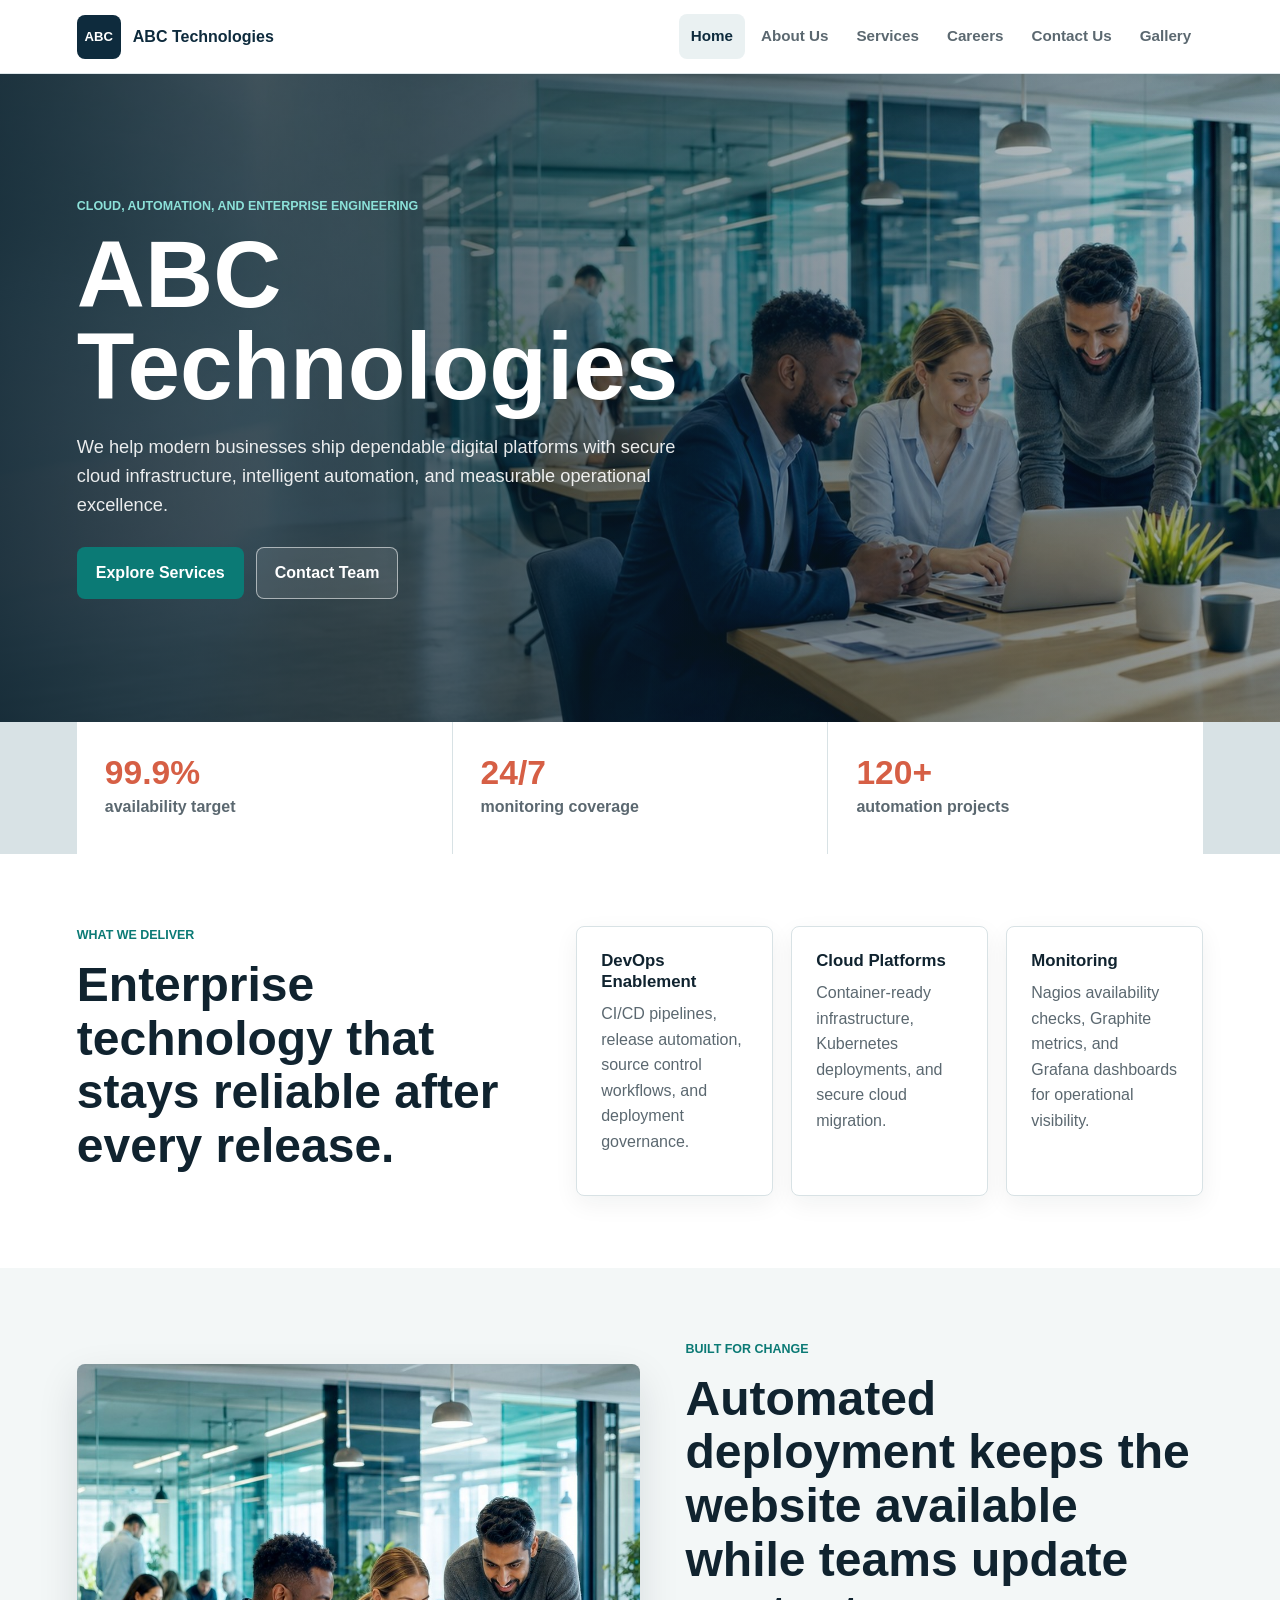
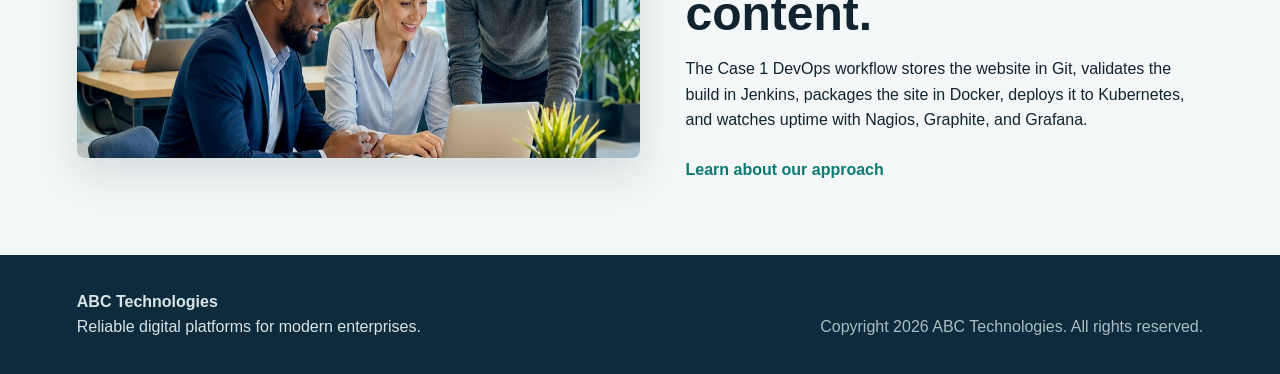
<file: index.html>
<!doctype html>
<html lang="en">
  <head>
    <meta charset="utf-8">
    <meta name="viewport" content="width=device-width, initial-scale=1">
    <title>ABC Technologies | Corporate Website</title>
    <link rel="stylesheet" href="assets/css/styles.css">
  </head>
  <body data-page="home">
    <header class="site-header">
      <a class="brand" href="index.html" aria-label="ABC Technologies home">
        <span class="brand-mark">ABC</span>
        <span class="brand-text">ABC Technologies</span>
      </a>
      <button class="nav-toggle" type="button" aria-label="Open navigation" aria-expanded="false">
        <span></span>
        <span></span>
        <span></span>
      </button>
      <nav class="site-nav" aria-label="Main navigation">
        <a href="index.html" data-nav="home">Home</a>
        <a href="about.html" data-nav="about">About Us</a>
        <a href="services.html" data-nav="services">Services</a>
        <a href="careers.html" data-nav="careers">Careers</a>
        <a href="contact.html" data-nav="contact">Contact Us</a>
        <a href="gallery.html" data-nav="gallery">Gallery</a>
      </nav>
    </header>

    <main>
      <section class="hero hero-home">
        <div class="hero-overlay"></div>
        <div class="hero-content">
          <p class="eyebrow">Cloud, automation, and enterprise engineering</p>
          <h1>ABC Technologies</h1>
          <p class="hero-copy">
            We help modern businesses ship dependable digital platforms with secure cloud
            infrastructure, intelligent automation, and measurable operational excellence.
          </p>
          <div class="hero-actions">
            <a class="button primary" href="services.html">Explore Services</a>
            <a class="button secondary" href="contact.html">Contact Team</a>
          </div>
        </div>
      </section>

      <section class="section stats-band" aria-label="Company highlights">
        <div class="metric">
          <strong>99.9%</strong>
          <span>availability target</span>
        </div>
        <div class="metric">
          <strong>24/7</strong>
          <span>monitoring coverage</span>
        </div>
        <div class="metric">
          <strong>120+</strong>
          <span>automation projects</span>
        </div>
      </section>

      <section class="section two-column">
        <div>
          <p class="eyebrow">What we deliver</p>
          <h2>Enterprise technology that stays reliable after every release.</h2>
        </div>
        <div class="feature-grid">
          <article class="feature-card">
            <h3>DevOps Enablement</h3>
            <p>CI/CD pipelines, release automation, source control workflows, and deployment governance.</p>
          </article>
          <article class="feature-card">
            <h3>Cloud Platforms</h3>
            <p>Container-ready infrastructure, Kubernetes deployments, and secure cloud migration.</p>
          </article>
          <article class="feature-card">
            <h3>Monitoring</h3>
            <p>Nagios availability checks, Graphite metrics, and Grafana dashboards for operational visibility.</p>
          </article>
        </div>
      </section>

      <section class="section split-feature">
        <img src="assets/images/services-automation.jpg" alt="ABC Technologies team reviewing automation dashboards">
        <div>
          <p class="eyebrow">Built for change</p>
          <h2>Automated deployment keeps the website available while teams update content.</h2>
          <p>
            The Case 1 DevOps workflow stores the website in Git, validates the build in Jenkins,
            packages the site in Docker, deploys it to Kubernetes, and watches uptime with
            Nagios, Graphite, and Grafana.
          </p>
          <a class="text-link" href="about.html">Learn about our approach</a>
        </div>
      </section>
    </main>

    <footer class="site-footer">
      <div>
        <strong>ABC Technologies</strong>
        <p>Reliable digital platforms for modern enterprises.</p>
      </div>
      <p class="footer-meta">Copyright <span id="currentYear"></span> ABC Technologies. All rights reserved.</p>
    </footer>

    <script src="assets/js/main.js"></script>
  </body>
</html>
</file>
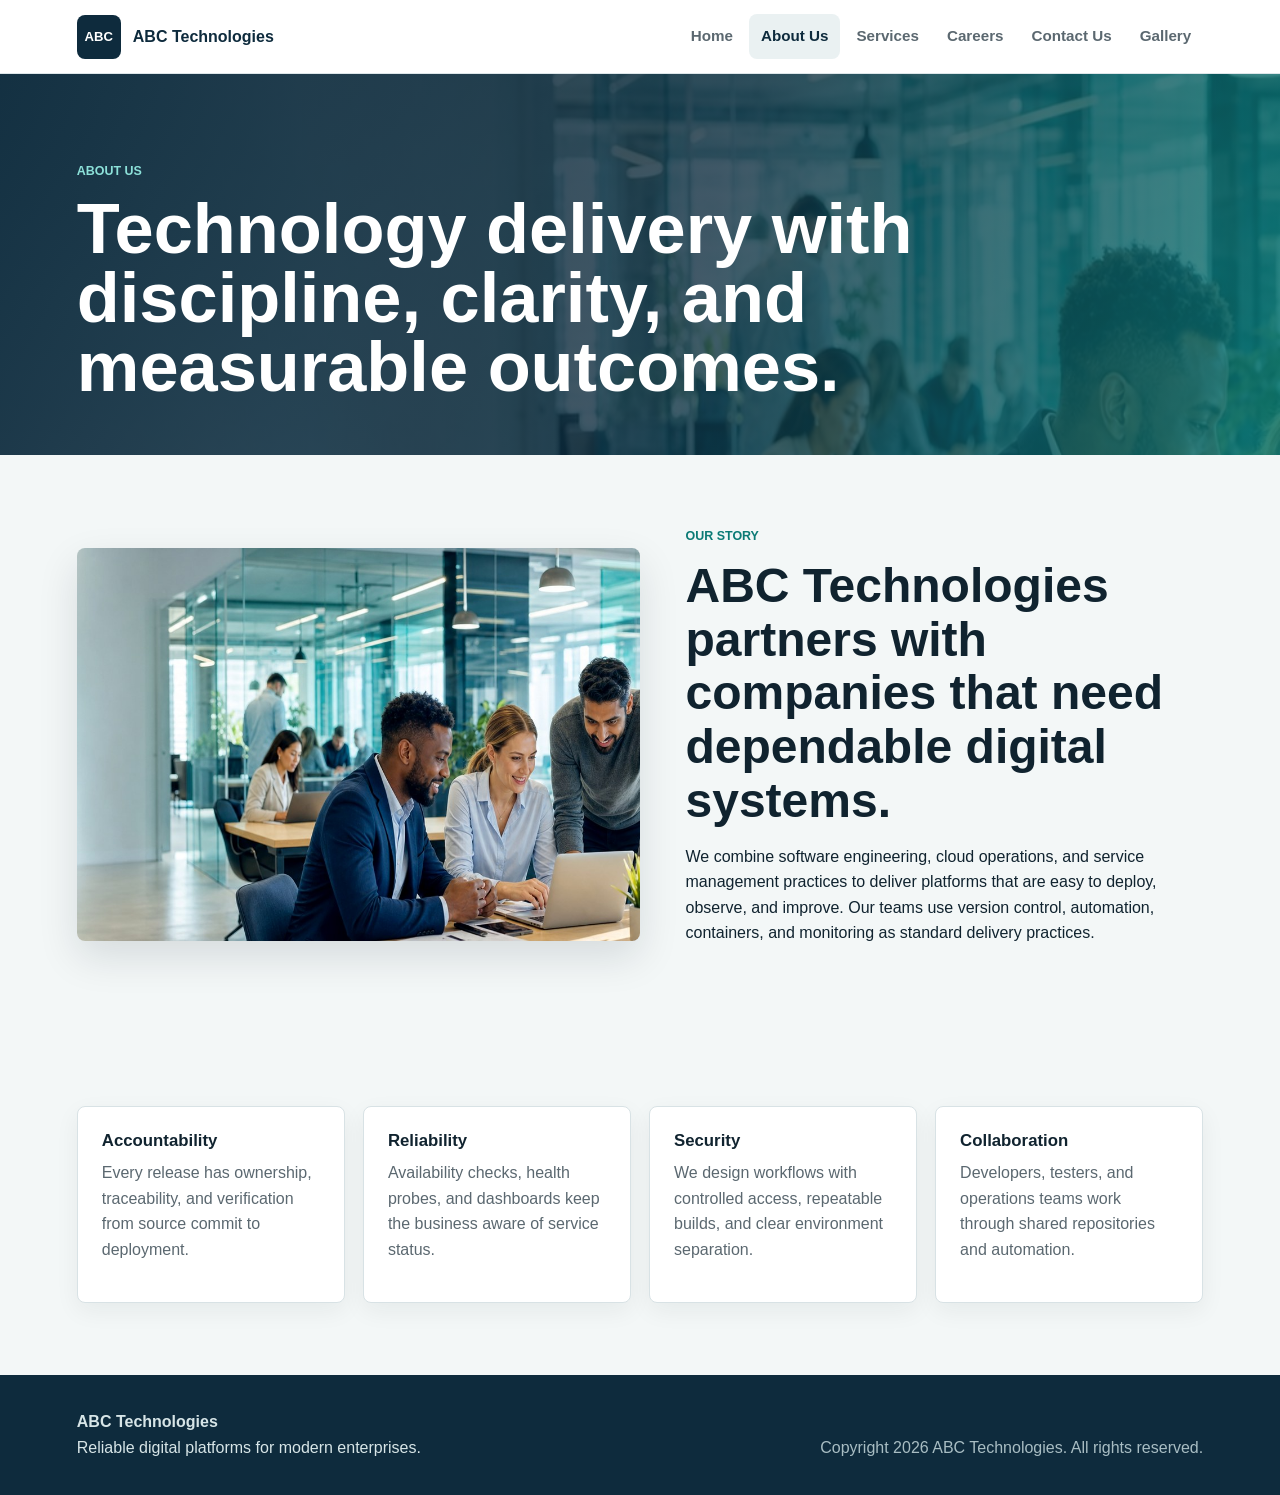
<file: about.html>
<!doctype html>
<html lang="en">
  <head>
    <meta charset="utf-8">
    <meta name="viewport" content="width=device-width, initial-scale=1">
    <title>About Us | ABC Technologies</title>
    <link rel="stylesheet" href="assets/css/styles.css">
  </head>
  <body data-page="about">
    <header class="site-header">
      <a class="brand" href="index.html" aria-label="ABC Technologies home">
        <span class="brand-mark">ABC</span>
        <span class="brand-text">ABC Technologies</span>
      </a>
      <button class="nav-toggle" type="button" aria-label="Open navigation" aria-expanded="false">
        <span></span>
        <span></span>
        <span></span>
      </button>
      <nav class="site-nav" aria-label="Main navigation">
        <a href="index.html" data-nav="home">Home</a>
        <a href="about.html" data-nav="about">About Us</a>
        <a href="services.html" data-nav="services">Services</a>
        <a href="careers.html" data-nav="careers">Careers</a>
        <a href="contact.html" data-nav="contact">Contact Us</a>
        <a href="gallery.html" data-nav="gallery">Gallery</a>
      </nav>
    </header>

    <main>
      <section class="page-hero">
        <div>
          <p class="eyebrow">About Us</p>
          <h1>Technology delivery with discipline, clarity, and measurable outcomes.</h1>
        </div>
      </section>

      <section class="section split-feature">
        <img src="assets/images/about-team.jpg" alt="ABC Technologies employees collaborating in a modern office">
        <div>
          <p class="eyebrow">Our story</p>
          <h2>ABC Technologies partners with companies that need dependable digital systems.</h2>
          <p>
            We combine software engineering, cloud operations, and service management practices to
            deliver platforms that are easy to deploy, observe, and improve. Our teams use version
            control, automation, containers, and monitoring as standard delivery practices.
          </p>
        </div>
      </section>

      <section class="section values-grid" aria-label="Company values">
        <article class="feature-card">
          <h3>Accountability</h3>
          <p>Every release has ownership, traceability, and verification from source commit to deployment.</p>
        </article>
        <article class="feature-card">
          <h3>Reliability</h3>
          <p>Availability checks, health probes, and dashboards keep the business aware of service status.</p>
        </article>
        <article class="feature-card">
          <h3>Security</h3>
          <p>We design workflows with controlled access, repeatable builds, and clear environment separation.</p>
        </article>
        <article class="feature-card">
          <h3>Collaboration</h3>
          <p>Developers, testers, and operations teams work through shared repositories and automation.</p>
        </article>
      </section>
    </main>

    <footer class="site-footer">
      <div>
        <strong>ABC Technologies</strong>
        <p>Reliable digital platforms for modern enterprises.</p>
      </div>
      <p class="footer-meta">Copyright <span id="currentYear"></span> ABC Technologies. All rights reserved.</p>
    </footer>

    <script src="assets/js/main.js"></script>
  </body>
</html>
</file>
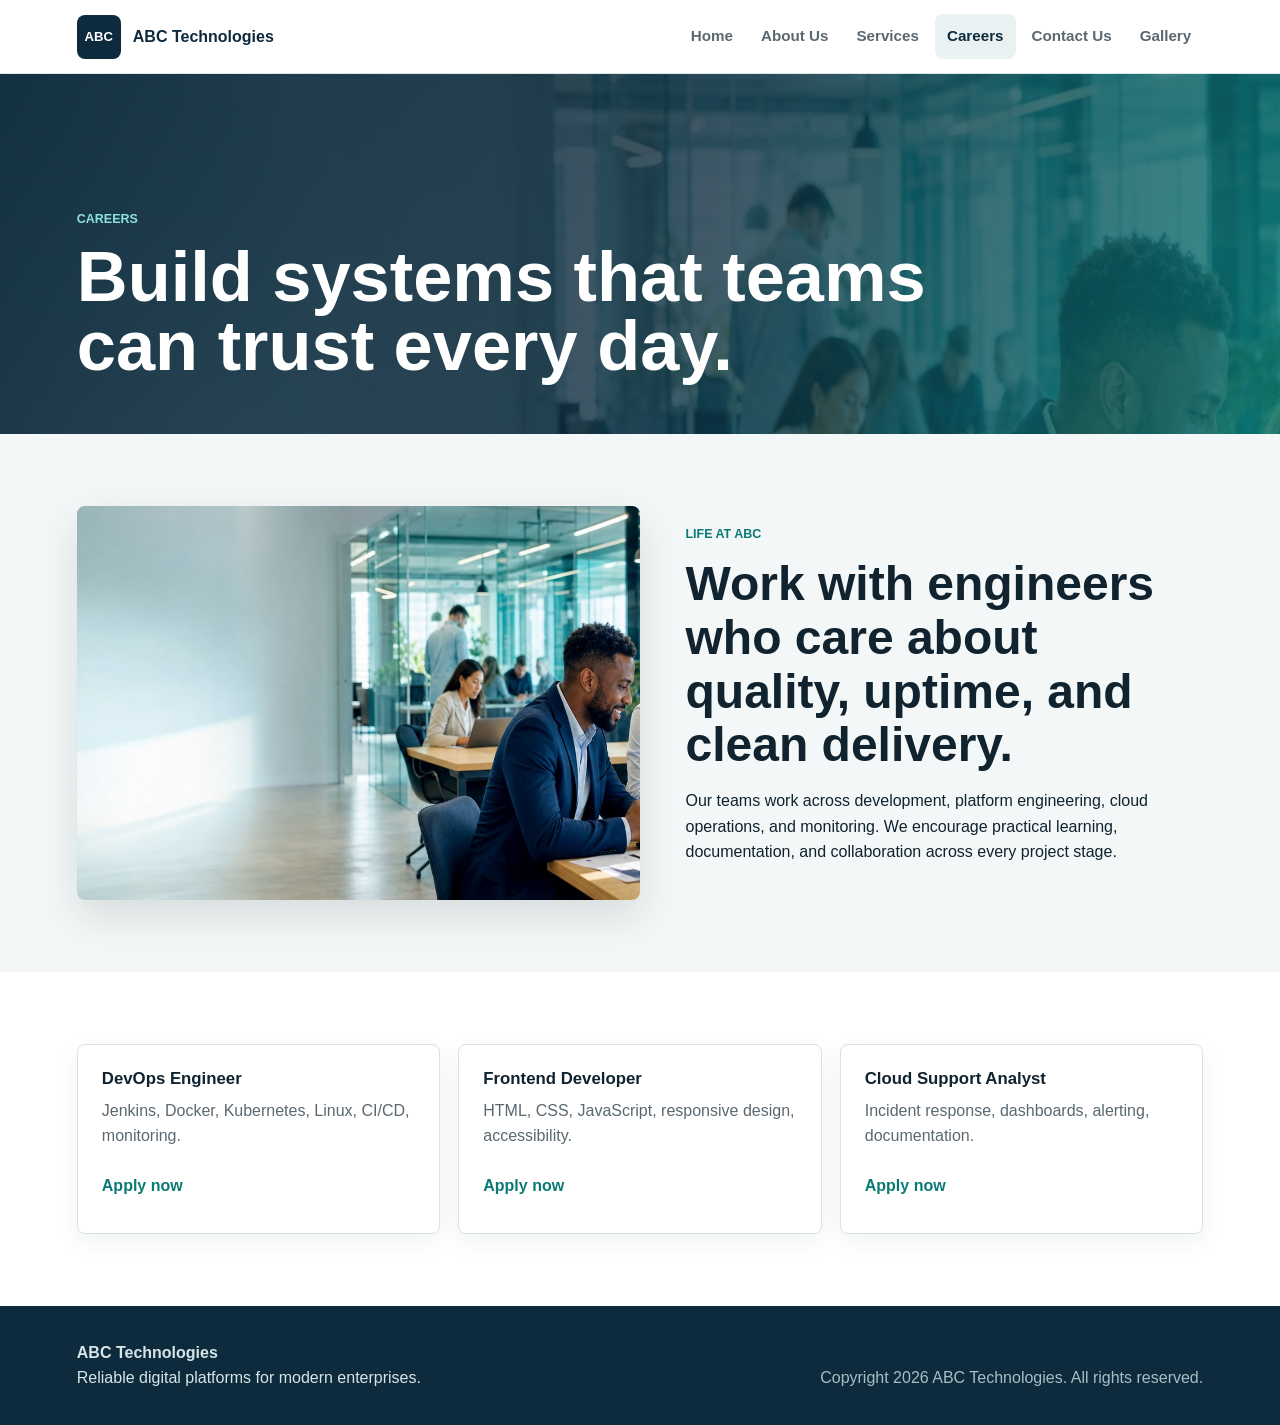
<file: careers.html>
<!doctype html>
<html lang="en">
  <head>
    <meta charset="utf-8">
    <meta name="viewport" content="width=device-width, initial-scale=1">
    <title>Careers | ABC Technologies</title>
    <link rel="stylesheet" href="assets/css/styles.css">
  </head>
  <body data-page="careers">
    <header class="site-header">
      <a class="brand" href="index.html" aria-label="ABC Technologies home">
        <span class="brand-mark">ABC</span>
        <span class="brand-text">ABC Technologies</span>
      </a>
      <button class="nav-toggle" type="button" aria-label="Open navigation" aria-expanded="false">
        <span></span>
        <span></span>
        <span></span>
      </button>
      <nav class="site-nav" aria-label="Main navigation">
        <a href="index.html" data-nav="home">Home</a>
        <a href="about.html" data-nav="about">About Us</a>
        <a href="services.html" data-nav="services">Services</a>
        <a href="careers.html" data-nav="careers">Careers</a>
        <a href="contact.html" data-nav="contact">Contact Us</a>
        <a href="gallery.html" data-nav="gallery">Gallery</a>
      </nav>
    </header>

    <main>
      <section class="page-hero">
        <div>
          <p class="eyebrow">Careers</p>
          <h1>Build systems that teams can trust every day.</h1>
        </div>
      </section>

      <section class="section split-feature">
        <img src="assets/images/careers-culture.jpg" alt="ABC Technologies team culture and collaboration">
        <div>
          <p class="eyebrow">Life at ABC</p>
          <h2>Work with engineers who care about quality, uptime, and clean delivery.</h2>
          <p>
            Our teams work across development, platform engineering, cloud operations, and monitoring.
            We encourage practical learning, documentation, and collaboration across every project stage.
          </p>
        </div>
      </section>

      <section class="section roles-grid" aria-label="Open positions">
        <article class="feature-card">
          <h3>DevOps Engineer</h3>
          <p>Jenkins, Docker, Kubernetes, Linux, CI/CD, monitoring.</p>
          <a class="text-link" href="contact.html">Apply now</a>
        </article>
        <article class="feature-card">
          <h3>Frontend Developer</h3>
          <p>HTML, CSS, JavaScript, responsive design, accessibility.</p>
          <a class="text-link" href="contact.html">Apply now</a>
        </article>
        <article class="feature-card">
          <h3>Cloud Support Analyst</h3>
          <p>Incident response, dashboards, alerting, documentation.</p>
          <a class="text-link" href="contact.html">Apply now</a>
        </article>
      </section>
    </main>

    <footer class="site-footer">
      <div>
        <strong>ABC Technologies</strong>
        <p>Reliable digital platforms for modern enterprises.</p>
      </div>
      <p class="footer-meta">Copyright <span id="currentYear"></span> ABC Technologies. All rights reserved.</p>
    </footer>

    <script src="assets/js/main.js"></script>
  </body>
</html>
</file>
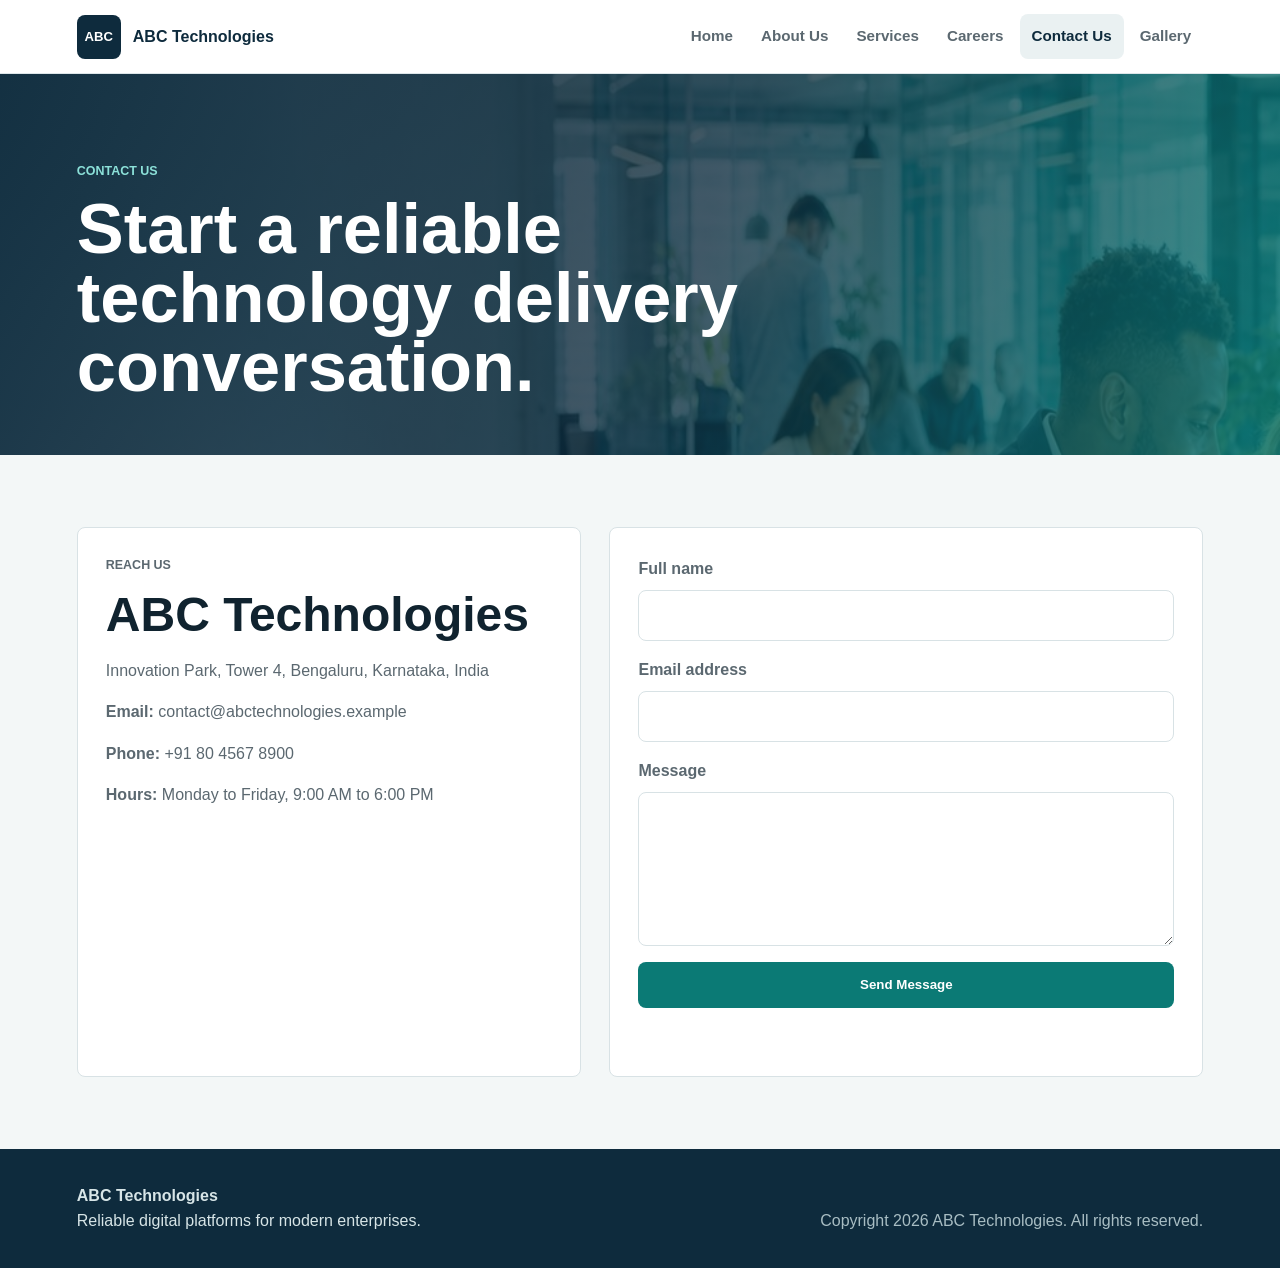
<file: contact.html>
<!doctype html>
<html lang="en">
  <head>
    <meta charset="utf-8">
    <meta name="viewport" content="width=device-width, initial-scale=1">
    <title>Contact Us | ABC Technologies</title>
    <link rel="stylesheet" href="assets/css/styles.css">
  </head>
  <body data-page="contact">
    <header class="site-header">
      <a class="brand" href="index.html" aria-label="ABC Technologies home">
        <span class="brand-mark">ABC</span>
        <span class="brand-text">ABC Technologies</span>
      </a>
      <button class="nav-toggle" type="button" aria-label="Open navigation" aria-expanded="false">
        <span></span>
        <span></span>
        <span></span>
      </button>
      <nav class="site-nav" aria-label="Main navigation">
        <a href="index.html" data-nav="home">Home</a>
        <a href="about.html" data-nav="about">About Us</a>
        <a href="services.html" data-nav="services">Services</a>
        <a href="careers.html" data-nav="careers">Careers</a>
        <a href="contact.html" data-nav="contact">Contact Us</a>
        <a href="gallery.html" data-nav="gallery">Gallery</a>
      </nav>
    </header>

    <main>
      <section class="page-hero">
        <div>
          <p class="eyebrow">Contact Us</p>
          <h1>Start a reliable technology delivery conversation.</h1>
        </div>
      </section>

      <section class="section contact-layout">
        <div class="contact-panel">
          <p class="eyebrow">Reach us</p>
          <h2>ABC Technologies</h2>
          <p>Innovation Park, Tower 4, Bengaluru, Karnataka, India</p>
          <p><strong>Email:</strong> contact@abctechnologies.example</p>
          <p><strong>Phone:</strong> +91 80 4567 8900</p>
          <p><strong>Hours:</strong> Monday to Friday, 9:00 AM to 6:00 PM</p>
        </div>

        <form class="contact-form" id="contactForm">
          <label>
            Full name
            <input type="text" name="name" required>
          </label>
          <label>
            Email address
            <input type="email" name="email" required>
          </label>
          <label>
            Message
            <textarea name="message" rows="5" required></textarea>
          </label>
          <button class="button primary" type="submit">Send Message</button>
          <p class="form-status" id="formStatus" role="status" aria-live="polite"></p>
        </form>
      </section>
    </main>

    <footer class="site-footer">
      <div>
        <strong>ABC Technologies</strong>
        <p>Reliable digital platforms for modern enterprises.</p>
      </div>
      <p class="footer-meta">Copyright <span id="currentYear"></span> ABC Technologies. All rights reserved.</p>
    </footer>

    <script src="assets/js/main.js"></script>
  </body>
</html>
</file>
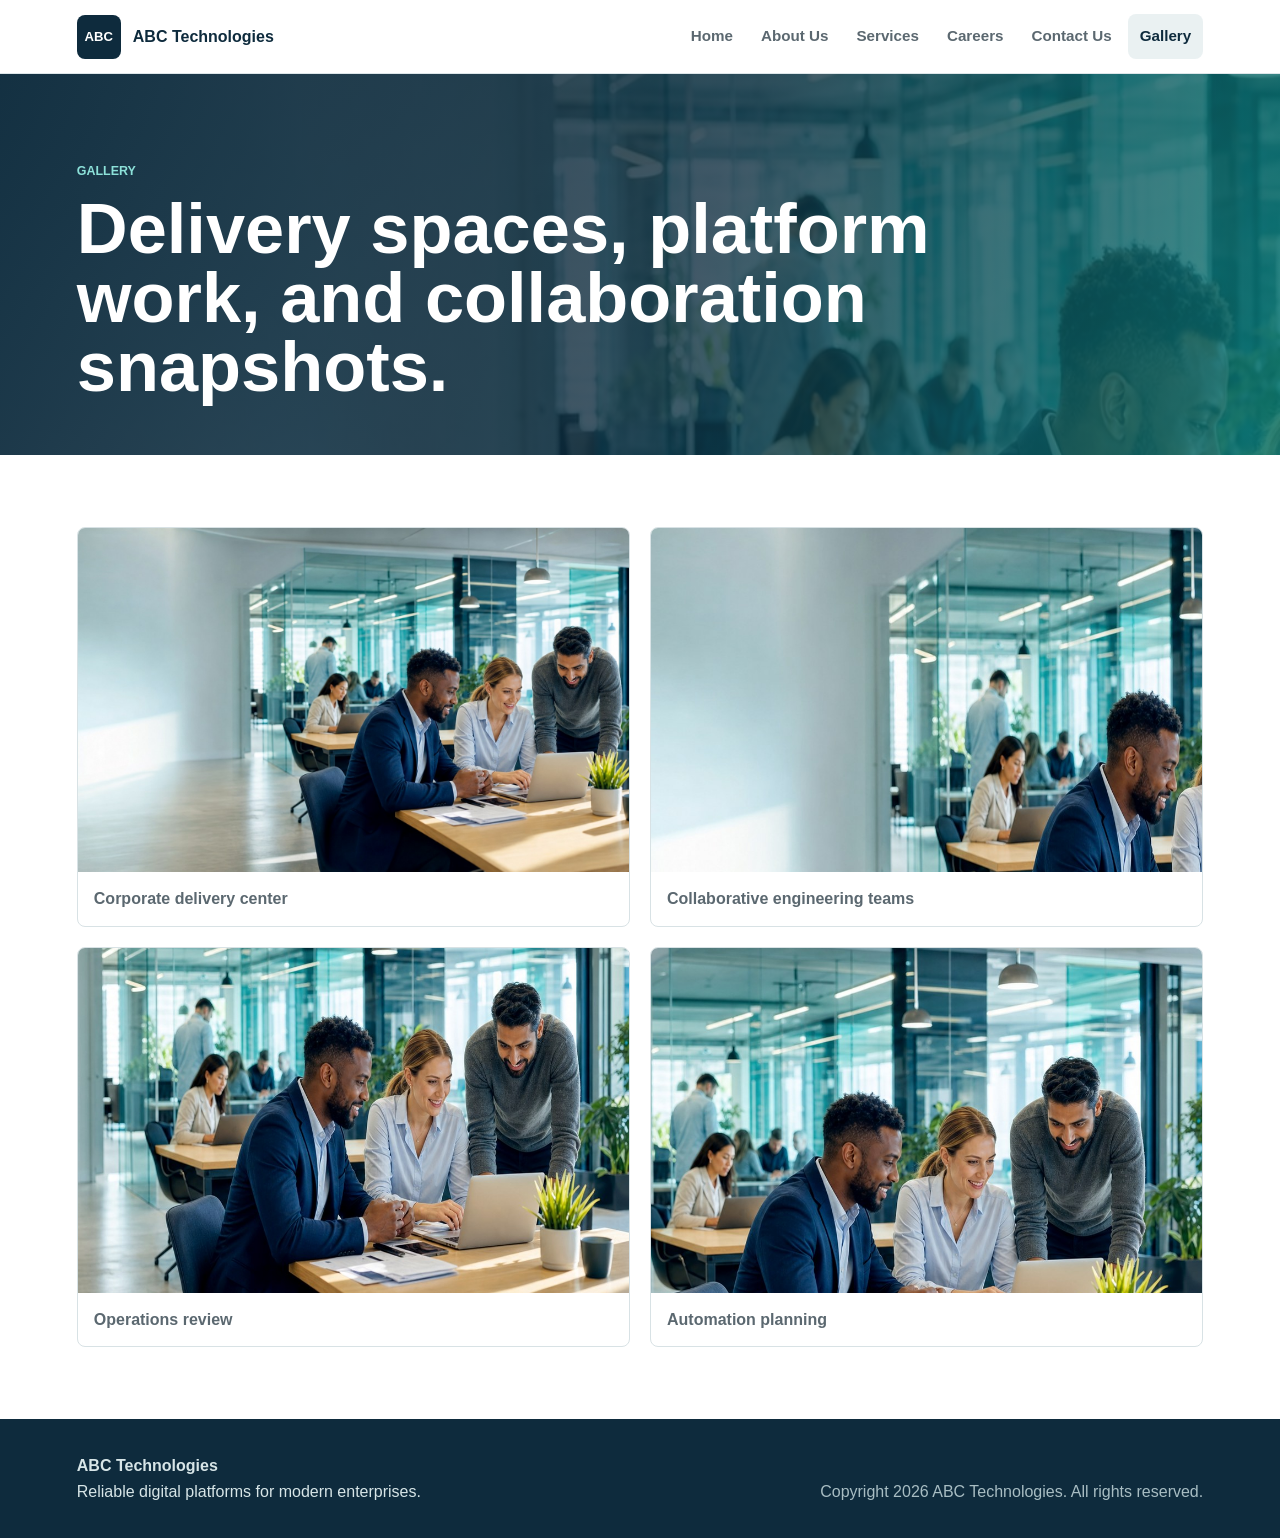
<file: gallery.html>
<!doctype html>
<html lang="en">
  <head>
    <meta charset="utf-8">
    <meta name="viewport" content="width=device-width, initial-scale=1">
    <title>Gallery | ABC Technologies</title>
    <link rel="stylesheet" href="assets/css/styles.css">
  </head>
  <body data-page="gallery">
    <header class="site-header">
      <a class="brand" href="index.html" aria-label="ABC Technologies home">
        <span class="brand-mark">ABC</span>
        <span class="brand-text">ABC Technologies</span>
      </a>
      <button class="nav-toggle" type="button" aria-label="Open navigation" aria-expanded="false">
        <span></span>
        <span></span>
        <span></span>
      </button>
      <nav class="site-nav" aria-label="Main navigation">
        <a href="index.html" data-nav="home">Home</a>
        <a href="about.html" data-nav="about">About Us</a>
        <a href="services.html" data-nav="services">Services</a>
        <a href="careers.html" data-nav="careers">Careers</a>
        <a href="contact.html" data-nav="contact">Contact Us</a>
        <a href="gallery.html" data-nav="gallery">Gallery</a>
      </nav>
    </header>

    <main>
      <section class="page-hero">
        <div>
          <p class="eyebrow">Gallery</p>
          <h1>Delivery spaces, platform work, and collaboration snapshots.</h1>
        </div>
      </section>

      <section class="section gallery-grid" aria-label="ABC Technologies gallery">
        <figure>
          <img src="assets/images/hero-office.jpg" alt="Modern ABC Technologies workplace">
          <figcaption>Corporate delivery center</figcaption>
        </figure>
        <figure>
          <img src="assets/images/gallery-workspace.jpg" alt="Team workspace at ABC Technologies">
          <figcaption>Collaborative engineering teams</figcaption>
        </figure>
        <figure>
          <img src="assets/images/gallery-ops.jpg" alt="Operations team reviewing service status">
          <figcaption>Operations review</figcaption>
        </figure>
        <figure>
          <img src="assets/images/services-automation.jpg" alt="Automation and monitoring planning session">
          <figcaption>Automation planning</figcaption>
        </figure>
      </section>
    </main>

    <footer class="site-footer">
      <div>
        <strong>ABC Technologies</strong>
        <p>Reliable digital platforms for modern enterprises.</p>
      </div>
      <p class="footer-meta">Copyright <span id="currentYear"></span> ABC Technologies. All rights reserved.</p>
    </footer>

    <script src="assets/js/main.js"></script>
  </body>
</html>
</file>
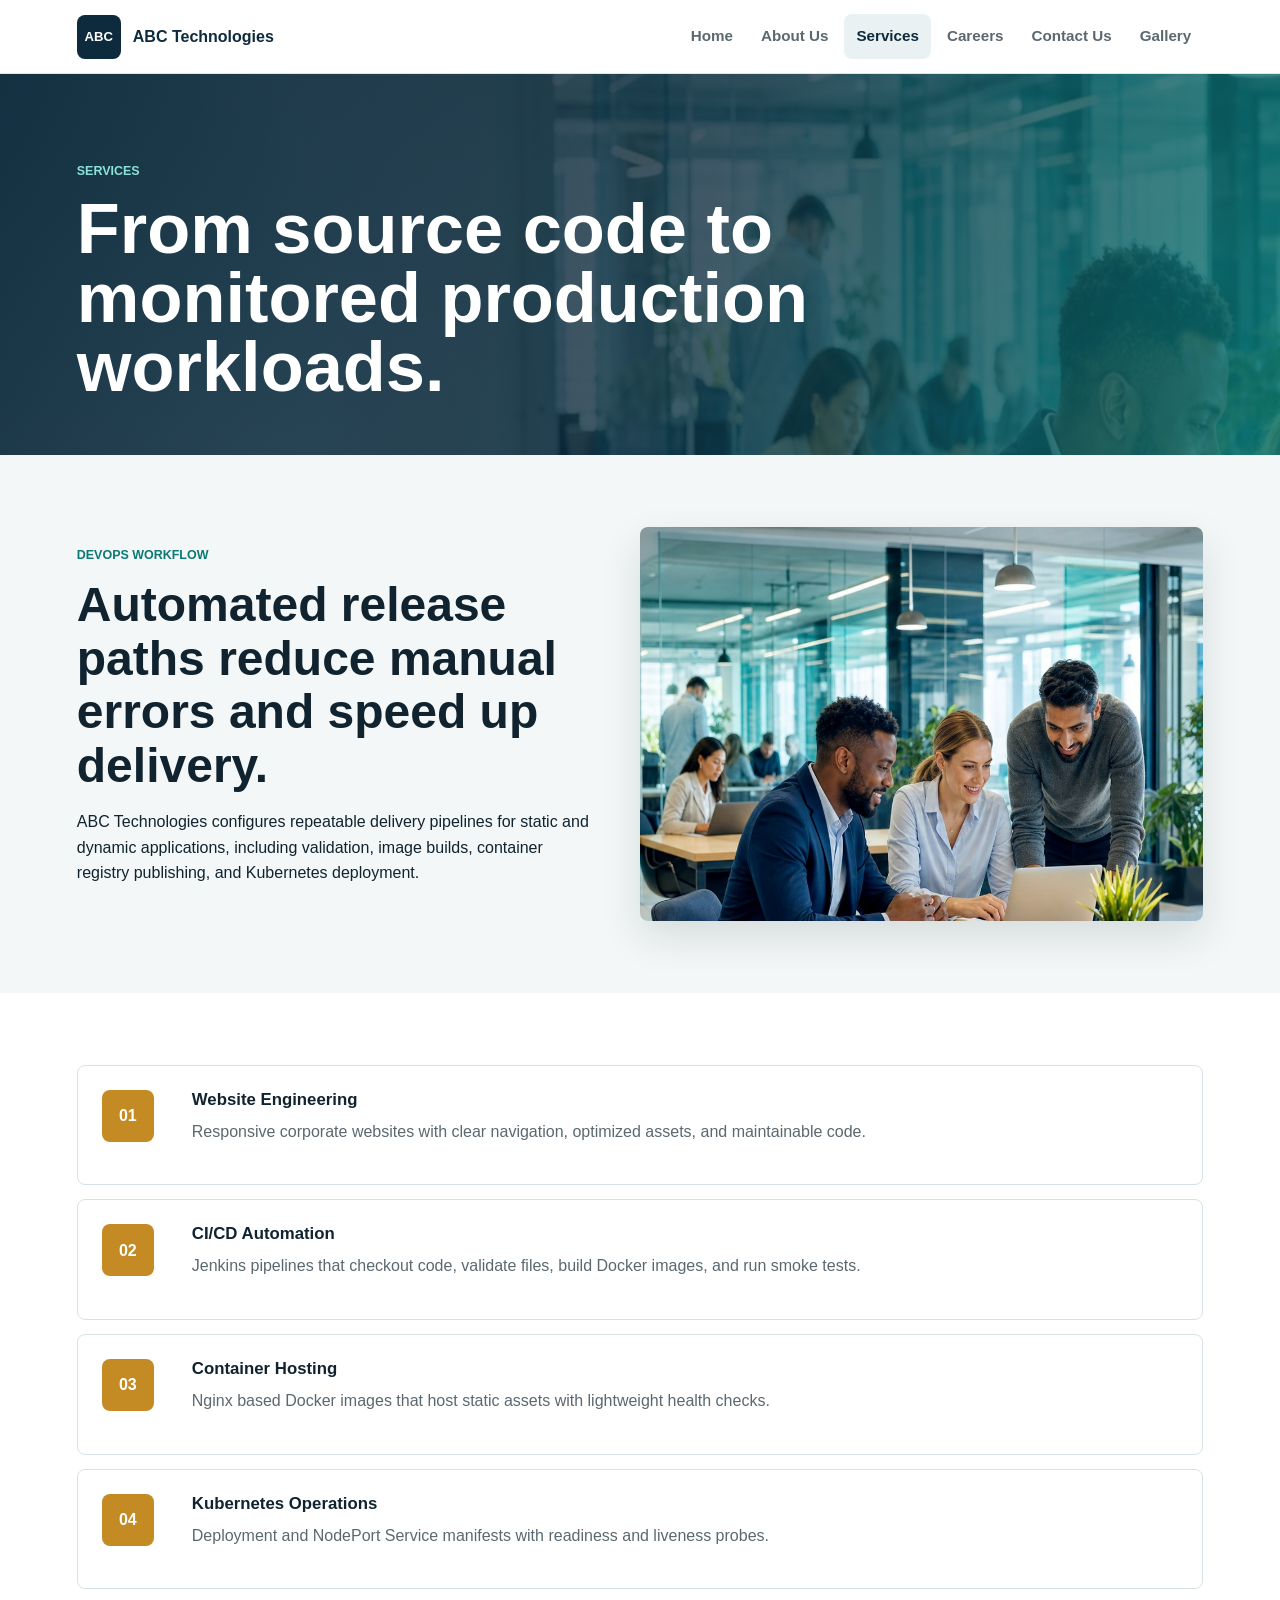
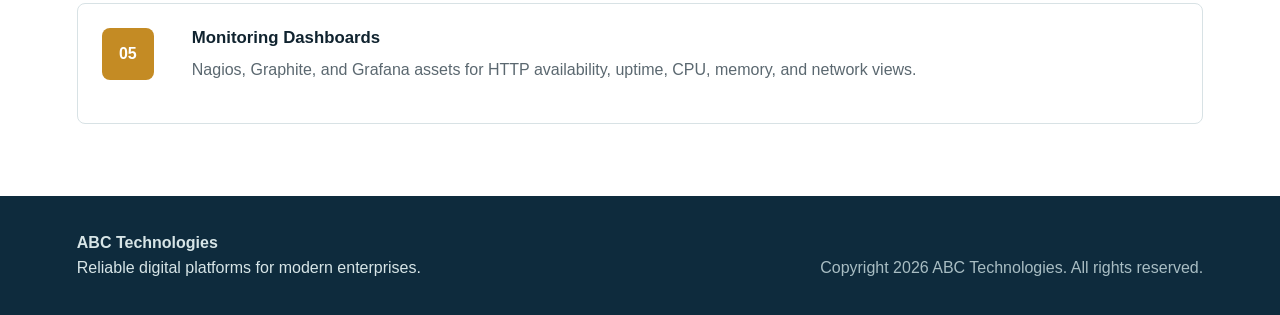
<file: services.html>
<!doctype html>
<html lang="en">
  <head>
    <meta charset="utf-8">
    <meta name="viewport" content="width=device-width, initial-scale=1">
    <title>Services | ABC Technologies</title>
    <link rel="stylesheet" href="assets/css/styles.css">
  </head>
  <body data-page="services">
    <header class="site-header">
      <a class="brand" href="index.html" aria-label="ABC Technologies home">
        <span class="brand-mark">ABC</span>
        <span class="brand-text">ABC Technologies</span>
      </a>
      <button class="nav-toggle" type="button" aria-label="Open navigation" aria-expanded="false">
        <span></span>
        <span></span>
        <span></span>
      </button>
      <nav class="site-nav" aria-label="Main navigation">
        <a href="index.html" data-nav="home">Home</a>
        <a href="about.html" data-nav="about">About Us</a>
        <a href="services.html" data-nav="services">Services</a>
        <a href="careers.html" data-nav="careers">Careers</a>
        <a href="contact.html" data-nav="contact">Contact Us</a>
        <a href="gallery.html" data-nav="gallery">Gallery</a>
      </nav>
    </header>

    <main>
      <section class="page-hero">
        <div>
          <p class="eyebrow">Services</p>
          <h1>From source code to monitored production workloads.</h1>
        </div>
      </section>

      <section class="section split-feature reverse">
        <img src="assets/images/services-automation.jpg" alt="Automation dashboards and cloud delivery planning">
        <div>
          <p class="eyebrow">DevOps workflow</p>
          <h2>Automated release paths reduce manual errors and speed up delivery.</h2>
          <p>
            ABC Technologies configures repeatable delivery pipelines for static and dynamic
            applications, including validation, image builds, container registry publishing, and
            Kubernetes deployment.
          </p>
        </div>
      </section>

      <section class="section service-list">
        <article class="service-item">
          <span>01</span>
          <div>
            <h3>Website Engineering</h3>
            <p>Responsive corporate websites with clear navigation, optimized assets, and maintainable code.</p>
          </div>
        </article>
        <article class="service-item">
          <span>02</span>
          <div>
            <h3>CI/CD Automation</h3>
            <p>Jenkins pipelines that checkout code, validate files, build Docker images, and run smoke tests.</p>
          </div>
        </article>
        <article class="service-item">
          <span>03</span>
          <div>
            <h3>Container Hosting</h3>
            <p>Nginx based Docker images that host static assets with lightweight health checks.</p>
          </div>
        </article>
        <article class="service-item">
          <span>04</span>
          <div>
            <h3>Kubernetes Operations</h3>
            <p>Deployment and NodePort Service manifests with readiness and liveness probes.</p>
          </div>
        </article>
        <article class="service-item">
          <span>05</span>
          <div>
            <h3>Monitoring Dashboards</h3>
            <p>Nagios, Graphite, and Grafana assets for HTTP availability, uptime, CPU, memory, and network views.</p>
          </div>
        </article>
      </section>
    </main>

    <footer class="site-footer">
      <div>
        <strong>ABC Technologies</strong>
        <p>Reliable digital platforms for modern enterprises.</p>
      </div>
      <p class="footer-meta">Copyright <span id="currentYear"></span> ABC Technologies. All rights reserved.</p>
    </footer>

    <script src="assets/js/main.js"></script>
  </body>
</html>
</file>
<file: assets/css/styles.css>
:root {
  color-scheme: light;
  --ink: #10232f;
  --muted: #5b6870;
  --line: #d8e2e5;
  --surface: #ffffff;
  --soft: #f3f7f7;
  --navy: #0e2b3d;
  --teal: #0b7a75;
  --gold: #c48b24;
  --coral: #d65f45;
  --shadow: 0 16px 40px rgba(9, 27, 38, 0.12);
}

* {
  box-sizing: border-box;
}

body {
  margin: 0;
  color: var(--ink);
  background: var(--surface);
  font-family: Arial, Helvetica, sans-serif;
  line-height: 1.6;
}

img {
  display: block;
  max-width: 100%;
}

a {
  color: inherit;
}

.site-header {
  position: sticky;
  top: 0;
  z-index: 20;
  display: flex;
  align-items: center;
  justify-content: space-between;
  min-height: 74px;
  padding: 0 6vw;
  background: rgba(255, 255, 255, 0.95);
  border-bottom: 1px solid rgba(216, 226, 229, 0.85);
  backdrop-filter: blur(12px);
}

.brand {
  display: inline-flex;
  align-items: center;
  gap: 12px;
  min-width: 0;
  color: var(--navy);
  text-decoration: none;
  font-weight: 800;
}

.brand-mark {
  display: grid;
  width: 44px;
  height: 44px;
  place-items: center;
  color: #fff;
  background: var(--navy);
  border-radius: 8px;
  font-size: 0.82rem;
  letter-spacing: 0;
}

.brand-text {
  font-size: 1rem;
  white-space: nowrap;
}

.site-nav {
  display: flex;
  align-items: center;
  gap: 4px;
}

.site-nav a {
  padding: 10px 12px;
  border-radius: 8px;
  color: var(--muted);
  font-size: 0.95rem;
  font-weight: 700;
  text-decoration: none;
}

.site-nav a:hover,
.site-nav a.active {
  color: var(--navy);
  background: #eaf1f2;
}

.nav-toggle {
  display: none;
  width: 44px;
  height: 44px;
  padding: 0;
  border: 1px solid var(--line);
  border-radius: 8px;
  background: var(--surface);
}

.nav-toggle span {
  display: block;
  width: 20px;
  height: 2px;
  margin: 5px auto;
  background: var(--navy);
}

.hero {
  position: relative;
  min-height: 72vh;
  display: grid;
  align-items: center;
  padding: 92px 6vw;
  overflow: hidden;
  background-position: center;
  background-size: cover;
}

.hero-home {
  background-image: url("../images/hero-office.jpg");
}

.hero-overlay {
  position: absolute;
  inset: 0;
  background:
    linear-gradient(90deg, rgba(8, 30, 43, 0.86), rgba(8, 30, 43, 0.5) 48%, rgba(8, 30, 43, 0.18)),
    linear-gradient(0deg, rgba(8, 30, 43, 0.32), rgba(8, 30, 43, 0));
}

.hero-content {
  position: relative;
  width: min(720px, 100%);
  color: #fff;
}

.eyebrow {
  margin: 0 0 12px;
  color: var(--teal);
  font-size: 0.78rem;
  font-weight: 800;
  letter-spacing: 0;
  text-transform: uppercase;
}

.hero .eyebrow {
  color: #8ce1d9;
}

h1,
h2,
h3,
p {
  margin-top: 0;
}

h1 {
  margin-bottom: 18px;
  font-size: clamp(2.5rem, 8vw, 5.9rem);
  line-height: 0.98;
  letter-spacing: 0;
}

h2 {
  margin-bottom: 16px;
  font-size: clamp(1.7rem, 3.8vw, 3rem);
  line-height: 1.12;
  letter-spacing: 0;
}

h3 {
  margin-bottom: 8px;
  font-size: 1.05rem;
  line-height: 1.25;
  letter-spacing: 0;
}

.hero-copy {
  width: min(640px, 100%);
  color: rgba(255, 255, 255, 0.9);
  font-size: 1.14rem;
}

.hero-actions {
  display: flex;
  flex-wrap: wrap;
  gap: 12px;
  margin-top: 28px;
}

.button {
  display: inline-flex;
  align-items: center;
  justify-content: center;
  min-height: 46px;
  padding: 12px 18px;
  border: 1px solid transparent;
  border-radius: 8px;
  font-weight: 800;
  text-decoration: none;
  cursor: pointer;
}

.button.primary {
  color: #fff;
  background: var(--teal);
}

.button.secondary {
  color: #fff;
  border-color: rgba(255, 255, 255, 0.55);
  background: rgba(255, 255, 255, 0.1);
}

.section {
  padding: 72px 6vw;
}

.stats-band {
  display: grid;
  grid-template-columns: repeat(3, 1fr);
  gap: 1px;
  padding-top: 0;
  padding-bottom: 0;
  background: var(--line);
}

.metric {
  min-height: 132px;
  display: grid;
  align-content: center;
  gap: 4px;
  padding: 28px;
  background: var(--surface);
}

.metric strong {
  color: var(--coral);
  font-size: 2.1rem;
  line-height: 1;
}

.metric span {
  color: var(--muted);
  font-weight: 700;
}

.two-column {
  display: grid;
  grid-template-columns: minmax(220px, 0.9fr) minmax(280px, 1.25fr);
  gap: 48px;
  align-items: start;
}

.feature-grid,
.values-grid,
.roles-grid {
  display: grid;
  grid-template-columns: repeat(3, minmax(0, 1fr));
  gap: 18px;
}

.values-grid {
  grid-template-columns: repeat(4, minmax(0, 1fr));
  background: var(--soft);
}

.feature-card {
  min-height: 190px;
  padding: 24px;
  border: 1px solid var(--line);
  border-radius: 8px;
  background: var(--surface);
  box-shadow: 0 8px 24px rgba(9, 27, 38, 0.06);
}

.feature-card p,
.service-item p,
.contact-panel p {
  color: var(--muted);
}

.split-feature {
  display: grid;
  grid-template-columns: minmax(280px, 1fr) minmax(280px, 0.92fr);
  gap: 46px;
  align-items: center;
  background: var(--soft);
}

.split-feature.reverse {
  grid-template-columns: minmax(280px, 0.92fr) minmax(280px, 1fr);
}

.split-feature.reverse img {
  order: 2;
}

.split-feature img {
  width: 100%;
  aspect-ratio: 10 / 7;
  object-fit: cover;
  border-radius: 8px;
  box-shadow: var(--shadow);
}

.text-link {
  display: inline-flex;
  margin-top: 8px;
  color: var(--teal);
  font-weight: 800;
  text-decoration: none;
}

.text-link:hover {
  color: var(--coral);
}

.page-hero {
  display: grid;
  align-items: end;
  min-height: 360px;
  padding: 88px 6vw 54px;
  color: #fff;
  background:
    linear-gradient(110deg, rgba(14, 43, 61, 0.96), rgba(14, 43, 61, 0.78) 54%, rgba(11, 122, 117, 0.82)),
    url("../images/gallery-workspace.jpg") center / cover;
}

.page-hero > div {
  max-width: 880px;
}

.page-hero .eyebrow {
  color: #8ce1d9;
}

.page-hero h1 {
  margin-bottom: 0;
  font-size: clamp(2.1rem, 6vw, 4.4rem);
}

.service-list {
  display: grid;
  gap: 14px;
}

.service-item {
  display: grid;
  grid-template-columns: 72px 1fr;
  gap: 18px;
  padding: 24px;
  border: 1px solid var(--line);
  border-radius: 8px;
  background: var(--surface);
}

.service-item span {
  display: grid;
  width: 52px;
  height: 52px;
  place-items: center;
  border-radius: 8px;
  color: #fff;
  background: var(--gold);
  font-weight: 800;
}

.contact-layout {
  display: grid;
  grid-template-columns: minmax(260px, 0.85fr) minmax(300px, 1fr);
  gap: 28px;
  background: var(--soft);
}

.contact-panel,
.contact-form {
  padding: 28px;
  border: 1px solid var(--line);
  border-radius: 8px;
  background: var(--surface);
}

.contact-form {
  display: grid;
  gap: 16px;
}

.contact-form label {
  display: grid;
  gap: 8px;
  color: var(--muted);
  font-weight: 800;
}

.contact-form input,
.contact-form textarea {
  width: 100%;
  border: 1px solid var(--line);
  border-radius: 8px;
  padding: 12px 14px;
  color: var(--ink);
  font: inherit;
}

.contact-form input:focus,
.contact-form textarea:focus {
  outline: 3px solid rgba(11, 122, 117, 0.22);
  border-color: var(--teal);
}

.form-status {
  min-height: 24px;
  margin: 0;
  color: var(--teal);
  font-weight: 800;
}

.gallery-grid {
  display: grid;
  grid-template-columns: repeat(2, minmax(0, 1fr));
  gap: 20px;
}

.gallery-grid figure {
  margin: 0;
  border: 1px solid var(--line);
  border-radius: 8px;
  overflow: hidden;
  background: var(--surface);
}

.gallery-grid img {
  width: 100%;
  aspect-ratio: 16 / 10;
  object-fit: cover;
}

.gallery-grid figcaption {
  padding: 14px 16px;
  color: var(--muted);
  font-weight: 800;
}

.site-footer {
  display: flex;
  align-items: end;
  justify-content: space-between;
  gap: 24px;
  padding: 34px 6vw;
  color: #d7e5e7;
  background: var(--navy);
}

.site-footer p {
  margin-bottom: 0;
}

.footer-meta {
  color: #a8bdc3;
  text-align: right;
}

@media (max-width: 980px) {
  .site-header {
    padding: 0 22px;
  }

  .nav-toggle {
    display: block;
  }

  .site-nav {
    position: absolute;
    top: 74px;
    right: 18px;
    left: 18px;
    display: none;
    flex-direction: column;
    align-items: stretch;
    padding: 12px;
    border: 1px solid var(--line);
    border-radius: 8px;
    background: #fff;
    box-shadow: var(--shadow);
  }

  .site-nav.open {
    display: flex;
  }

  .site-nav a {
    padding: 12px;
  }

  .two-column,
  .split-feature,
  .split-feature.reverse,
  .contact-layout {
    grid-template-columns: 1fr;
  }

  .split-feature.reverse img {
    order: 0;
  }

  .feature-grid,
  .values-grid,
  .roles-grid {
    grid-template-columns: repeat(2, minmax(0, 1fr));
  }
}

@media (max-width: 680px) {
  .brand-text {
    max-width: 170px;
    overflow: hidden;
    text-overflow: ellipsis;
  }

  .hero {
    min-height: 66vh;
    padding: 72px 22px;
  }

  .section,
  .page-hero {
    padding-right: 22px;
    padding-left: 22px;
  }

  .stats-band,
  .feature-grid,
  .values-grid,
  .roles-grid,
  .gallery-grid {
    grid-template-columns: 1fr;
  }

  .service-item {
    grid-template-columns: 1fr;
  }

  .site-footer {
    display: grid;
    padding-right: 22px;
    padding-left: 22px;
  }

  .footer-meta {
    text-align: left;
  }
}
</file>
